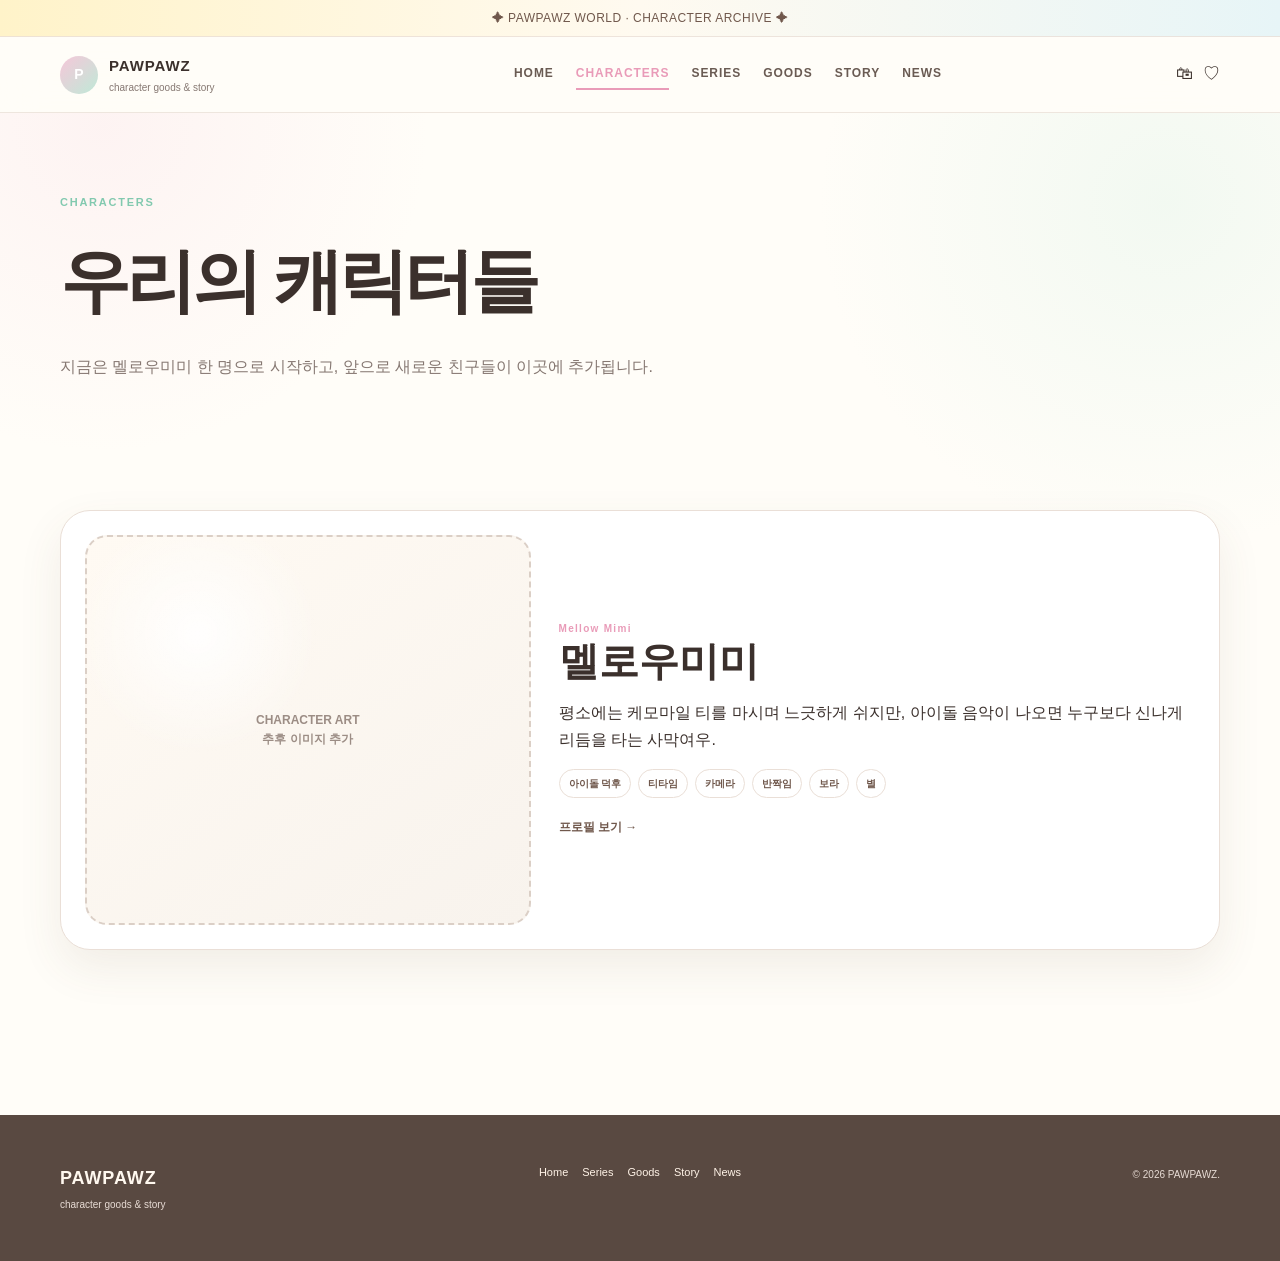
<file: characters.html>
<!DOCTYPE html>
<html lang="ko">
<head>
  <meta charset="UTF-8" />
  <meta name="viewport" content="width=device-width, initial-scale=1.0" />
  <meta name="description" content="PAWPAWZ 캐릭터 목록" />
  <title>PAWPAZ | CHARACTERS</title>
  <link rel="stylesheet" href="css/style.css" />
</head>
<body>
  <div class="announcement-bar">✦ PAWPAWZ WORLD · CHARACTER ARCHIVE ✦</div>
  <header class="site-header">
    <a class="brand" href="index.html"><span class="brand-mark">P</span><span><strong>PAWPAWZ</strong><small>character goods & story</small></span></a>
    <button class="menu-toggle" aria-label="메뉴 열기" aria-expanded="false" aria-controls="site-nav">☰</button>
    <nav class="site-nav" id="site-nav">
      <a href="index.html">HOME</a><a class="is-current" href="characters.html">CHARACTERS</a><a href="series.html">SERIES</a><a href="goods.html">GOODS</a><a href="story.html">STORY</a><a href="news.html">NEWS</a>
    </nav>
    <div class="header-actions"><a href="goods.html">🛍</a><a href="index.html#newsletter">♡</a></div>
  </header>

  <main>
    <section class="page-title page-shell">
      <p class="eyebrow">CHARACTERS</p>
      <h1>우리의 캐릭터들</h1>
      <p>지금은 멜로우미미 한 명으로 시작하고, 앞으로 새로운 친구들이 이곳에 추가됩니다.</p>
    </section>

    <section class="section page-shell">
      <div id="character-list" class="character-list"></div>
    </section>
  </main>
  <footer class="site-footer"><div class="page-shell footer-inner"><div><strong>PAWPAWZ</strong><p>character goods & story</p></div><nav class="footer-links"><a href="index.html">Home</a><a href="series.html">Series</a><a href="goods.html">Goods</a><a href="story.html">Story</a><a href="news.html">News</a></nav><p class="footer-note">© 2026 PAWPAWZ.</p></div></footer>
  <script src="js/script.js" defer></script>
</body>
</html>
</file>
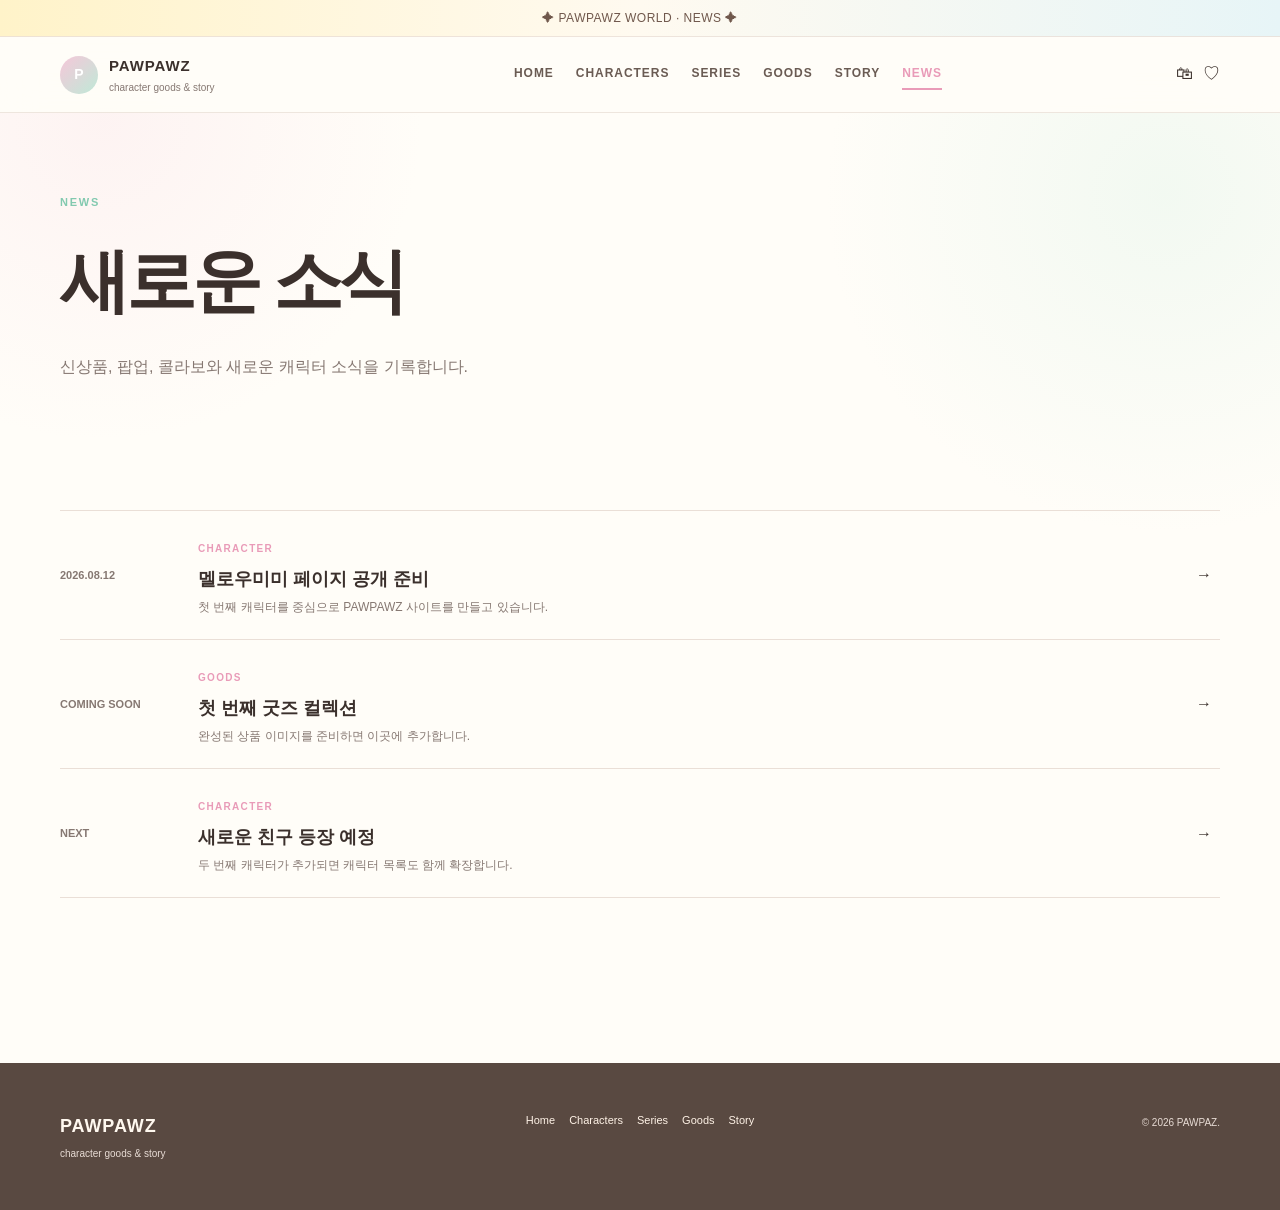
<file: news.html>
<!DOCTYPE html>
<html lang="ko">
<head>
  <meta charset="UTF-8" />
  <meta name="viewport" content="width=device-width, initial-scale=1.0" />
  <title>PAWPAZ | NEWS</title>
  <link rel="stylesheet" href="css/style.css" />
</head>
<body>
  <div class="announcement-bar">✦ PAWPAWZ WORLD · NEWS ✦</div>
  <header class="site-header">
    <a class="brand" href="index.html"><span class="brand-mark">P</span><span><strong>PAWPAWZ</strong><small>character goods & story</small></span></a>
    <button class="menu-toggle" aria-label="메뉴 열기" aria-expanded="false" aria-controls="site-nav">☰</button>
    <nav class="site-nav" id="site-nav"><a href="index.html">HOME</a><a href="characters.html">CHARACTERS</a><a href="series.html">SERIES</a><a href="goods.html">GOODS</a><a href="story.html">STORY</a><a class="is-current" href="news.html">NEWS</a></nav>
    <div class="header-actions"><a href="goods.html">🛍</a><a href="index.html#newsletter">♡</a></div>
  </header>
  <main>
    <section class="page-title page-shell"><p class="eyebrow">NEWS</p><h1>새로운 소식</h1><p>신상품, 팝업, 콜라보와 새로운 캐릭터 소식을 기록합니다.</p></section>
    <section class="section page-shell">
      <div class="news-list news-page-list">
        <a class="news-item" href="#"><time>2026.08.12</time><div><span class="mini-label">CHARACTER</span><h3>멜로우미미 페이지 공개 준비</h3><p>첫 번째 캐릭터를 중심으로 PAWPAWZ 사이트를 만들고 있습니다.</p></div><span>→</span></a>
        <a class="news-item" href="#"><time>COMING SOON</time><div><span class="mini-label">GOODS</span><h3>첫 번째 굿즈 컬렉션</h3><p>완성된 상품 이미지를 준비하면 이곳에 추가합니다.</p></div><span>→</span></a>
        <a class="news-item" href="#"><time>NEXT</time><div><span class="mini-label">CHARACTER</span><h3>새로운 친구 등장 예정</h3><p>두 번째 캐릭터가 추가되면 캐릭터 목록도 함께 확장합니다.</p></div><span>→</span></a>
      </div>
    </section>
  </main>
  <footer class="site-footer"><div class="page-shell footer-inner"><div><strong>PAWPAWZ</strong><p>character goods & story</p></div><nav class="footer-links"><a href="index.html">Home</a><a href="characters.html">Characters</a><a href="series.html">Series</a><a href="goods.html">Goods</a><a href="story.html">Story</a></nav><p class="footer-note">© 2026 PAWPAZ.</p></div></footer>
  <script src="js/script.js" defer></script>
</body>
</html>
</file>
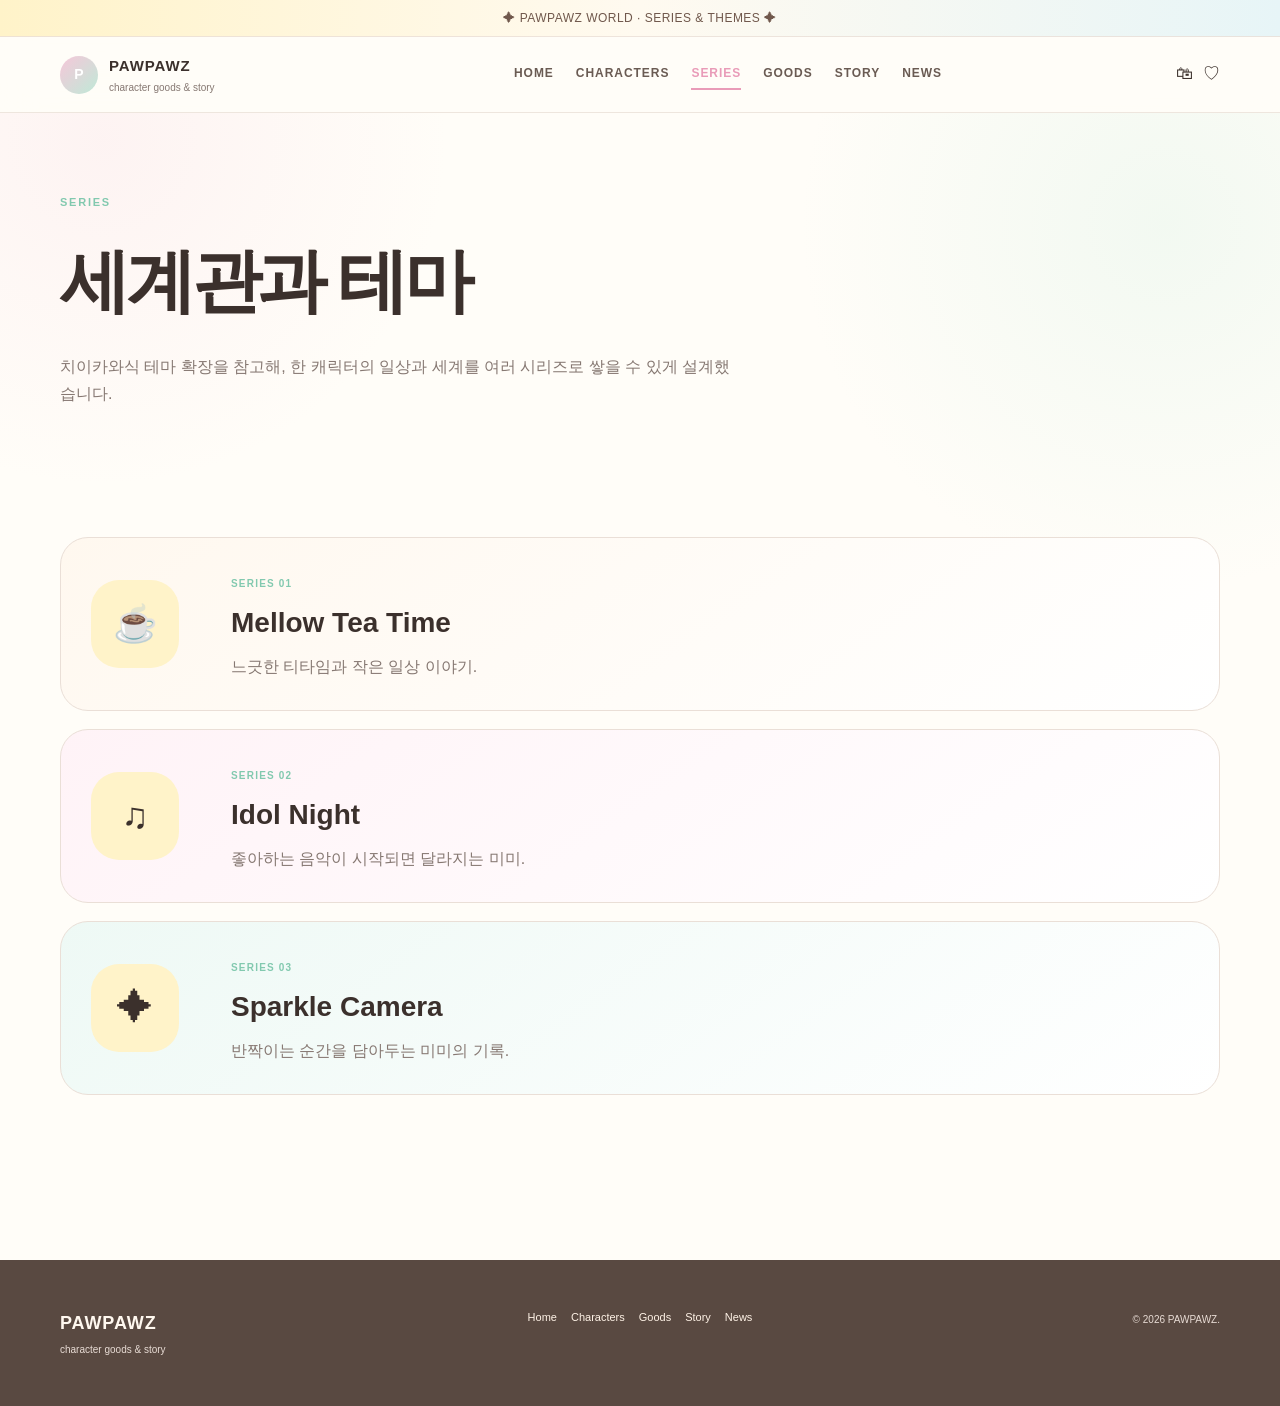
<file: series.html>
<!DOCTYPE html>
<html lang="ko">
<head>
  <meta charset="UTF-8" />
  <meta name="viewport" content="width=device-width, initial-scale=1.0" />
  <title>PAWPAZ | SERIES</title>
  <link rel="stylesheet" href="css/style.css" />
</head>
<body>
  <div class="announcement-bar">✦ PAWPAWZ WORLD · SERIES & THEMES ✦</div>
  <header class="site-header">
    <a class="brand" href="index.html"><span class="brand-mark">P</span><span><strong>PAWPAWZ</strong><small>character goods & story</small></span></a>
    <button class="menu-toggle" aria-label="메뉴 열기" aria-expanded="false" aria-controls="site-nav">☰</button>
    <nav class="site-nav" id="site-nav"><a href="index.html">HOME</a><a href="characters.html">CHARACTERS</a><a class="is-current" href="series.html">SERIES</a><a href="goods.html">GOODS</a><a href="story.html">STORY</a><a href="news.html">NEWS</a></nav>
    <div class="header-actions"><a href="goods.html">🛍</a><a href="index.html#newsletter">♡</a></div>
  </header>
  <main>
    <section class="page-title page-shell"><p class="eyebrow">SERIES</p><h1>세계관과 테마</h1><p>치이카와식 테마 확장을 참고해, 한 캐릭터의 일상과 세계를 여러 시리즈로 쌓을 수 있게 설계했습니다.</p></section>
    <section class="section page-shell"><div id="series-list" class="series-full-grid"></div></section>
  </main>
  <footer class="site-footer"><div class="page-shell footer-inner"><div><strong>PAWPAWZ</strong><p>character goods & story</p></div><nav class="footer-links"><a href="index.html">Home</a><a href="characters.html">Characters</a><a href="goods.html">Goods</a><a href="story.html">Story</a><a href="news.html">News</a></nav><p class="footer-note">© 2026 PAWPAWZ.</p></div></footer>
  <script src="js/script.js" defer></script>
</body>
</html>
</file>
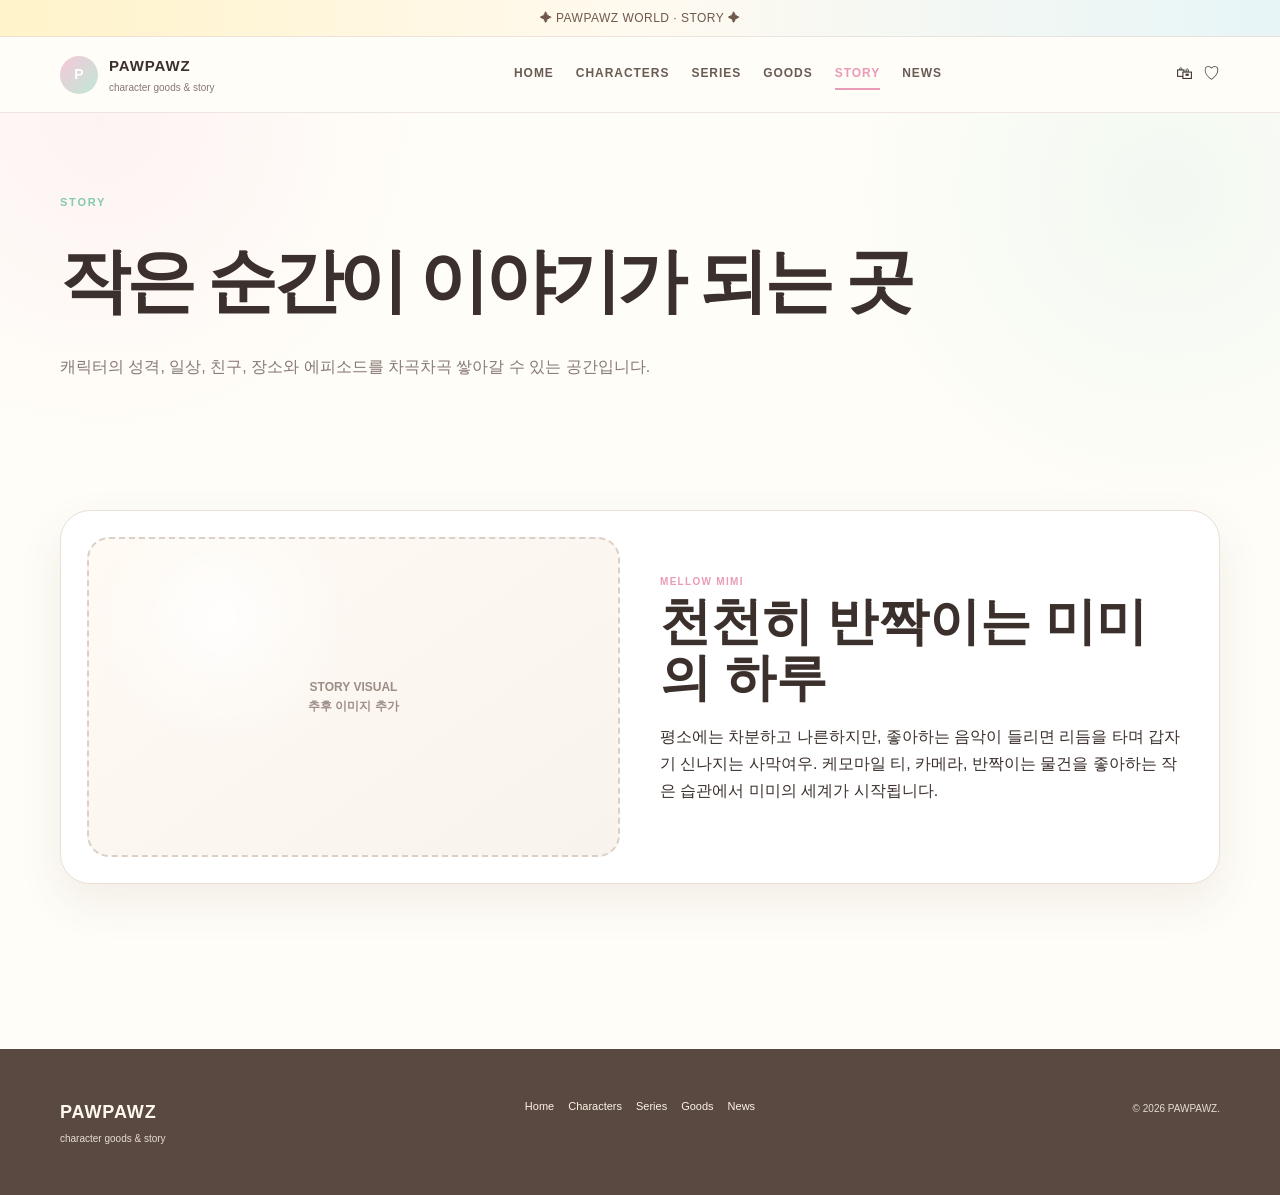
<file: story.html>
<!DOCTYPE html>
<html lang="ko">
<head>
  <meta charset="UTF-8" />
  <meta name="viewport" content="width=device-width, initial-scale=1.0" />
  <title>PAWPAWZ | STORY</title>
  <link rel="stylesheet" href="css/style.css" />
</head>
<body>
  <div class="announcement-bar">✦ PAWPAWZ WORLD · STORY ✦</div>
  <header class="site-header">
    <a class="brand" href="index.html"><span class="brand-mark">P</span><span><strong>PAWPAWZ</strong><small>character goods & story</small></span></a>
    <button class="menu-toggle" aria-label="메뉴 열기" aria-expanded="false" aria-controls="site-nav">☰</button>
    <nav class="site-nav" id="site-nav"><a href="index.html">HOME</a><a href="characters.html">CHARACTERS</a><a href="series.html">SERIES</a><a href="goods.html">GOODS</a><a class="is-current" href="story.html">STORY</a><a href="news.html">NEWS</a></nav>
    <div class="header-actions"><a href="goods.html">🛍</a><a href="index.html#newsletter">♡</a></div>
  </header>
  <main>
    <section class="page-title page-shell"><p class="eyebrow">STORY</p><h1>작은 순간이 이야기가 되는 곳</h1><p>캐릭터의 성격, 일상, 친구, 장소와 에피소드를 차곡차곡 쌓아갈 수 있는 공간입니다.</p></section>
    <section class="section page-shell">
      <div class="story-feature">
        <div class="art-placeholder wide"><span>STORY VISUAL<br />추후 이미지 추가</span></div>
        <div>
          <p class="mini-label">MELLOW MIMI</p>
          <h2>천천히 반짝이는 미미의 하루</h2>
          <p>평소에는 차분하고 나른하지만, 좋아하는 음악이 들리면 리듬을 타며 갑자기 신나지는 사막여우. 케모마일 티, 카메라, 반짝이는 물건을 좋아하는 작은 습관에서 미미의 세계가 시작됩니다.</p>
        </div>
      </div>
    </section>
  </main>
  <footer class="site-footer"><div class="page-shell footer-inner"><div><strong>PAWPAWZ</strong><p>character goods & story</p></div><nav class="footer-links"><a href="index.html">Home</a><a href="characters.html">Characters</a><a href="series.html">Series</a><a href="goods.html">Goods</a><a href="news.html">News</a></nav><p class="footer-note">© 2026 PAWPAWZ.</p></div></footer>
  <script src="js/script.js" defer></script>
</body>
</html>
</file>
<file: css/style.css>
:root {
  --bg: #fffdf8;
  --paper: #fff8ef;
  --surface: #ffffff;
  --mint: #bfe9d7;
  --mint-strong: #82c9af;
  --pink: #f6c7d9;
  --pink-strong: #e99bb8;
  --yellow: #ffe8a3;
  --yellow-soft: #fff3c9;
  --sky: #ccecf2;
  --blue-soft: #e7f5f7;
  --lavender: #ddd1ea;
  --lavender-soft: #f1ebf5;
  --brown: #70584c;
  --ink: #3b302c;
  --muted: #867872;
  --line: #eadfd7;
  --shadow: 0 18px 45px rgba(95, 73, 58, 0.09);
  --radius: 26px;
  --max: 1160px;
}

* { box-sizing: border-box; }
html { scroll-behavior: smooth; }
body {
  margin: 0;
  color: var(--ink);
  background:
    radial-gradient(circle at 8% 10%, rgba(246,199,217,.18), transparent 20%),
    radial-gradient(circle at 91% 16%, rgba(191,233,215,.20), transparent 22%),
    var(--bg);
  font-family: Pretendard, "Noto Sans KR", "Apple SD Gothic Neo", Arial, sans-serif;
  line-height: 1.7;
}
a { color: inherit; text-decoration: none; }
button, input { font: inherit; }

.page-shell { width: min(var(--max), calc(100% - 40px)); margin: 0 auto; }

.announcement-bar {
  padding: 8px 16px;
  text-align: center;
  color: var(--brown);
  background: linear-gradient(90deg, var(--yellow-soft), #fffaf0, var(--blue-soft));
  border-bottom: 1px solid rgba(234,223,215,.8);
  font-size: 12px;
  letter-spacing: .04em;
}

.site-header {
  position: sticky;
  top: 0;
  z-index: 40;
  display: flex;
  align-items: center;
  gap: 24px;
  padding: 16px max(20px, calc((100vw - var(--max)) / 2));
  background: rgba(255,253,248,.92);
  border-bottom: 1px solid rgba(234,223,215,.78);
  backdrop-filter: blur(16px);
}

.brand { display: inline-flex; align-items: center; gap: 11px; min-width: 220px; }
.brand-mark {
  display: grid; place-items: center; width: 38px; height: 38px;
  border-radius: 50%; background: linear-gradient(135deg, var(--pink), var(--mint));
  color: #fff; font-weight: 900; font-size: 14px;
}
.brand strong { display: block; font-size: 15px; letter-spacing: .06em; }
.brand small { display: block; color: var(--muted); font-size: 10px; }

.site-nav { display: flex; justify-content: center; gap: 22px; flex: 1; }
.site-nav a {
  padding: 4px 0;
  color: #6a5b53; font-size: 12px; font-weight: 800; letter-spacing: .08em;
  border-bottom: 2px solid transparent;
}
.site-nav a:hover, .site-nav a.is-current { border-color: var(--pink-strong); color: var(--pink-strong); }

.header-actions { display: flex; gap: 10px; font-size: 17px; }
.menu-toggle { display: none; margin-left: auto; border: 0; background: transparent; font-size: 22px; }

.button-row { display: flex; flex-wrap: wrap; gap: 10px; }
.button {
  display: inline-flex; align-items: center; justify-content: center; min-height: 46px; padding: 0 18px;
  border-radius: 999px; font-size: 12px; font-weight: 800; border: 1px solid transparent;
  transition: transform .2s ease, box-shadow .2s ease;
}
.button:hover { transform: translateY(-2px); }
.button-primary { background: var(--pink); color: #6b4656; box-shadow: 0 10px 24px rgba(233,155,184,.20); }
.button-soft { background: #fff; border-color: var(--line); color: var(--brown); }
.button.compact { min-height: 40px; padding: 0 15px; margin-top: 10px; }

.eyebrow { margin: 0 0 10px; color: var(--mint-strong); font-size: 11px; font-weight: 900; letter-spacing: .16em; }
.lead { max-width: 580px; color: var(--muted); font-size: 15px; }
.mini-label { margin: 0; color: var(--pink-strong); font-size: 10px; font-weight: 900; letter-spacing: .13em; }
.text-link { color: var(--brown); font-size: 12px; font-weight: 900; }

.home-hero {
  display: grid; grid-template-columns: 1fr 1fr; gap: 55px; align-items: center; min-height: 650px;
  padding-top: 65px; padding-bottom: 75px;
}
.home-hero h1 { margin: 0; font-size: clamp(44px, 6vw, 78px); line-height: 1.08; letter-spacing: -.06em; }
.home-hero h1 span { color: var(--pink-strong); }
.home-hero-card { padding: 12px; border-radius: 32px; background: linear-gradient(145deg, var(--yellow-soft), var(--blue-soft)); box-shadow: var(--shadow); }

.art-placeholder {
  min-height: 280px; display: grid; place-items: center; padding: 20px; text-align: center;
  border: 2px dashed #dbcfc6; border-radius: 22px; color: #9c8d85;
  background:
    radial-gradient(circle at 25% 25%, rgba(255,255,255,.9), transparent 27%),
    linear-gradient(145deg, #fffaf3, #f8f3ed);
}
.art-placeholder span { font-size: 12px; font-weight: 800; line-height: 1.6; }
.art-placeholder.large { min-height: 510px; }
.art-placeholder.portrait { min-height: 410px; }
.art-placeholder.wide { min-height: 320px; }
.large-detail { min-height: 560px; }

.section { padding-top: 85px; padding-bottom: 85px; }
.section-paper { background: linear-gradient(180deg, rgba(255,248,239,.86), rgba(255,253,248,.6)); border-top: 1px solid rgba(234,223,215,.75); border-bottom: 1px solid rgba(234,223,215,.75); }

.section-heading {
  display: flex; align-items: end; justify-content: space-between; gap: 28px; margin-bottom: 28px;
}
.section-heading h2 { margin: 0; font-size: clamp(30px, 4vw, 50px); line-height: 1.12; letter-spacing: -.05em; }

.featured-character {
  display: grid; grid-template-columns: .95fr 1.05fr; gap: 36px; align-items: center;
  padding: 24px; border: 1px solid var(--line); border-radius: 30px; background: #fff; box-shadow: var(--shadow);
}
.featured-character h3 { margin: 4px 0 12px; font-size: 42px; line-height: 1.1; }
.featured-copy > p:not(.mini-label) { max-width: 560px; color: var(--muted); }

.tag-row { display: flex; flex-wrap: wrap; gap: 7px; margin: 14px 0; }
.tag-row span {
  padding: 5px 9px; border-radius: 999px; color: var(--brown);
  background: #fff; border: 1px solid var(--line); font-size: 10px; font-weight: 800;
}

.card-grid.three { display: grid; grid-template-columns: repeat(3, 1fr); gap: 16px; }
.simple-card {
  position: relative; overflow: hidden; padding: 24px; min-height: 260px; border-radius: 24px; background: #fff;
  border: 1px solid var(--line); box-shadow: 0 12px 28px rgba(95,73,58,.05);
}
.simple-card:nth-child(1) { background: linear-gradient(145deg, #fff8ef, #fff); }
.simple-card:nth-child(2) { background: linear-gradient(145deg, #fff3f7, #fff); }
.simple-card:nth-child(3) { background: linear-gradient(145deg, #eef9f5, #fff); }
.card-icon { position: absolute; top: 18px; right: 20px; font-size: 30px; }
.card-number { color: var(--mint-strong); font-size: 10px; font-weight: 900; letter-spacing: .12em; }
.simple-card h3 { margin: 46px 0 8px; font-size: 23px; }
.simple-card p { margin: 0; color: var(--muted); font-size: 13px; }

.news-list { border-top: 1px solid var(--line); }
.news-item {
  display: grid; grid-template-columns: 120px 1fr 24px; gap: 18px; align-items: center;
  padding: 22px 0; border-bottom: 1px solid var(--line);
}
.news-item time { color: var(--muted); font-size: 11px; font-weight: 800; }
.news-item h3 { margin: 4px 0 2px; font-size: 18px; }
.news-item p { margin: 0; color: var(--muted); font-size: 12px; }

.newsletter {
  display: grid; grid-template-columns: 1fr .85fr; gap: 30px; align-items: center;
  padding: 42px; border-radius: 30px; background: linear-gradient(135deg, #fff3e5, #eaf8f1, #fff7fb);
}
.newsletter h2 { margin: 0; font-size: clamp(28px, 4vw, 44px); line-height: 1.15; }
.newsletter p:not(.eyebrow):not(.form-message) { margin-bottom: 0; color: var(--muted); font-size: 13px; }
.newsletter-form { display: grid; grid-template-columns: 1fr auto; gap: 8px; }
.newsletter-form input { height: 46px; border: 1px solid var(--line); border-radius: 999px; padding: 0 14px; outline: 0; }
.newsletter-form input:focus { border-color: var(--mint-strong); box-shadow: 0 0 0 4px rgba(130,201,175,.12); }
.form-message { grid-column: 1 / -1; margin: 0; color: var(--brown); font-size: 10px; }

.page-title { padding-top: 80px; padding-bottom: 45px; }
.page-title h1 { margin: 0 0 12px; font-size: clamp(42px, 6vw, 70px); letter-spacing: -.06em; }
.page-title p:not(.eyebrow) { max-width: 680px; margin: 0; color: var(--muted); }

.character-list { display: grid; gap: 18px; }
.character-list-card {
  display: grid; grid-template-columns: .7fr 1fr; gap: 28px; align-items: center; padding: 24px;
  border: 1px solid var(--line); border-radius: 30px; background: #fff; box-shadow: var(--shadow);
}
.character-list-card h2 { margin: 2px 0 10px; font-size: 40px; line-height: 1.1; }
.character-list-card > .art-placeholder { min-height: 390px; }

.series-full-grid { display: grid; gap: 18px; }
.series-full-card {
  display: grid; grid-template-columns: 120px 1fr; gap: 20px; align-items: center;
  padding: 30px; border: 1px solid var(--line); border-radius: 28px; background: #fff;
}
.series-full-card:nth-child(1) { background: linear-gradient(145deg, #fff8ef, #fff); }
.series-full-card:nth-child(2) { background: linear-gradient(145deg, #fff3f7, #fff); }
.series-full-card:nth-child(3) { background: linear-gradient(145deg, #eef9f5, #fff); }
.series-icon-big { display: grid; place-items: center; width: 88px; height: 88px; border-radius: 28px; background: var(--yellow-soft); font-size: 36px; }
.series-full-card h2 { margin: 4px 0 6px; font-size: 28px; }
.series-full-card p { margin: 0; color: var(--muted); }

.goods-page-grid { display: grid; grid-template-columns: repeat(4, 1fr); gap: 16px; }
.goods-page-card { overflow: hidden; border: 1px solid var(--line); border-radius: 22px; background: #fff; }
.goods-page-card .art-placeholder { min-height: 280px; border: 0; border-radius: 0; }
.goods-page-copy { padding: 15px; }
.goods-page-copy h3 { margin: 5px 0; }
.goods-page-copy p { margin: 0; color: var(--muted); font-size: 12px; }

.story-feature {
  display: grid; grid-template-columns: 1fr 1fr; gap: 40px; align-items: center;
  padding: 26px; border: 1px solid var(--line); border-radius: 30px; background: #fff; box-shadow: var(--shadow);
}
.story-feature h2 { margin: 4px 0 15px; font-size: clamp(32px, 4vw, 52px); line-height: 1.1; }

.detail-hero {
  display: grid; grid-template-columns: .85fr 1.15fr; gap: 55px; align-items: center;
  padding-top: 70px; padding-bottom: 70px;
}
.detail-hero h1 { margin: 0; font-size: clamp(50px, 7vw, 90px); line-height: 1; letter-spacing: -.07em; }
.detail-lead { max-width: 560px; color: var(--muted); font-size: 16px; }
.detail-specs { display: grid; grid-template-columns: repeat(3, 1fr); gap: 10px; margin-top: 20px; }
.detail-specs div { padding: 13px; border: 1px solid var(--line); border-radius: 18px; background: #fff; }
.detail-specs span, .detail-specs strong { display: block; }
.detail-specs span { color: var(--muted); font-size: 10px; }
.detail-specs strong { margin-top: 3px; font-size: 13px; }

.info-grid { display: grid; grid-template-columns: repeat(3, 1fr); gap: 16px; }
.info-card { padding: 24px; border: 1px solid var(--line); border-radius: 24px; background: #fff; }
.info-card > span { font-size: 28px; }
.info-card h3 { margin: 18px 0 6px; }
.info-card p { margin: 0; color: var(--muted); font-size: 13px; }

.site-footer { margin-top: 80px; padding: 48px 0; background: #594941; color: #fff8ef; }
.footer-inner { display: grid; grid-template-columns: 1fr auto 1fr; gap: 30px; align-items: start; }
.footer-inner strong { font-size: 18px; letter-spacing: .05em; }
.footer-inner p { margin: 3px 0 0; color: #e8dcd5; font-size: 10px; }
.footer-links { display: flex; flex-wrap: wrap; justify-content: center; gap: 14px; }
.footer-links a { color: #fff3e7; font-size: 11px; }
.footer-note { text-align: right; }

@media (max-width: 980px) {
  .site-header { flex-wrap: wrap; }
  .brand { min-width: auto; }
  .menu-toggle { display: block; }
  .site-nav { display: none; width: 100%; flex-direction: column; gap: 12px; padding-top: 8px; }
  .site-nav.is-open { display: flex; }
  .home-hero, .featured-character, .character-list-card, .story-feature, .detail-hero, .newsletter { grid-template-columns: 1fr; }
  .home-hero-card { order: -1; }
  .card-grid.three, .info-grid { grid-template-columns: 1fr; }
  .goods-page-grid { grid-template-columns: repeat(2, 1fr); }
  .footer-inner { grid-template-columns: 1fr; }
  .footer-note { text-align: left; }
  .footer-links { justify-content: flex-start; }
}

@media (max-width: 640px) {
  .page-shell { width: min(var(--max), calc(100% - 28px)); }
  .site-header { padding: 14px; }
  .home-hero { min-height: auto; gap: 28px; padding-top: 40px; }
  .home-hero h1 { font-size: 48px; }
  .section { padding-top: 62px; padding-bottom: 62px; }
  .section-heading { align-items: flex-start; flex-direction: column; gap: 10px; }
  .newsletter { padding: 26px 20px; }
  .newsletter-form { grid-template-columns: 1fr; }
  .goods-page-grid { grid-template-columns: 1fr; }
  .news-item { grid-template-columns: 1fr 20px; }
  .news-item time { display: none; }
  .detail-specs { grid-template-columns: 1fr; }
}

.goods-image-wrap { aspect-ratio: 1 / 1; overflow: hidden; background: linear-gradient(145deg, #f7eff9, #fff8ef); }
.goods-image-wrap img { display: block; width: 100%; height: 100%; object-fit: cover; }
.goods-page-card { transition: transform .2s ease, box-shadow .2s ease; }
.goods-page-card:hover { transform: translateY(-4px); box-shadow: 0 15px 34px rgba(95,73,58,.10); }
@media (min-width: 981px) { .goods-page-grid { grid-template-columns: repeat(5, minmax(0, 1fr)); } }
@media (max-width: 980px) { .goods-page-grid { grid-template-columns: repeat(2, minmax(0, 1fr)); } }
@media (max-width: 640px) { .goods-page-grid { grid-template-columns: 1fr; } }

.goods-card-link { display: block; }
.goods-image-wrap { position: relative; aspect-ratio: 1 / 1; overflow: hidden; background: linear-gradient(145deg, #f7eff9, #fff8ef); }
.goods-image-wrap img { width: 100%; height: 100%; object-fit: cover; display: block; transition: transform .25s ease; }
.goods-card-link:hover .goods-image-wrap img { transform: scale(1.03); }
.goods-badge { position: absolute; top: 10px; left: 10px; padding: 5px 8px; border-radius: 999px; background: rgba(255,253,248,.92); border: 1px solid rgba(234,223,215,.9); color: var(--brown); font-size: 9px; font-weight: 900; }
.buy-button { width: calc(100% - 28px); min-height: 42px; margin: 0 14px 14px; border: 1px solid var(--pink-strong); border-radius: 999px; background: #fff6fa; color: #7b4b5c; font-size: 12px; font-weight: 900; transition: .2s ease; }
.buy-button:hover { background: var(--pink); border-color: var(--pink); transform: translateY(-1px); }
.home-goods-grid { grid-template-columns: repeat(5, minmax(0,1fr)); }
body.modal-open { overflow: hidden; }
.purchase-modal { position: fixed; inset: 0; z-index: 100; display: none; align-items: center; justify-content: center; padding: 20px; }
.purchase-modal.is-open { display: flex; }
.purchase-backdrop { position: absolute; inset: 0; background: rgba(59,48,44,.34); backdrop-filter: blur(4px); }
.purchase-dialog { position: relative; z-index: 1; width: min(720px,100%); display: grid; grid-template-columns: .85fr 1.15fr; gap: 24px; padding: 24px; border-radius: 28px; background: #fffdf8; box-shadow: 0 30px 80px rgba(59,48,44,.22); }
.modal-close { position: absolute; top: 12px; right: 14px; z-index: 2; width: 36px; height: 36px; border: 0; border-radius: 50%; background: rgba(255,255,255,.9); color: var(--brown); font-size: 24px; }
.purchase-dialog-image { overflow: hidden; border-radius: 22px; background: var(--lavender-soft); }
.purchase-dialog-image img { width: 100%; height: 100%; object-fit: cover; }
.purchase-dialog-copy { display: flex; flex-direction: column; justify-content: center; padding: 10px; }
.purchase-dialog-copy h2 { margin: 6px 0 10px; font-size: 30px; line-height: 1.15; }
.purchase-dialog-copy p { color: var(--muted); font-size: 13px; }
.goods-status { display: inline-flex; width: fit-content; padding: 5px 9px; border-radius: 999px; background: var(--yellow-soft); color: var(--brown); font-size: 10px; font-weight: 900; }
.purchase-confirm { margin-top: 12px; }
@media (max-width:980px) { .home-goods-grid { grid-template-columns: repeat(2,minmax(0,1fr)); } .purchase-dialog { grid-template-columns: 1fr; max-height: 92vh; overflow: auto; } }
@media (max-width:640px) { .home-goods-grid { grid-template-columns: 1fr; } .purchase-dialog { padding: 16px; } }

/* Latest visual updates */
.main-visual-image {
  overflow: hidden;
  border-radius: 28px;
  background: #f4edf7;
  box-shadow: var(--shadow);
}
.main-visual-image img {
  display: block;
  width: 100%;
  aspect-ratio: 3 / 2;
  object-fit: cover;
}

/* Three-column "small habits" layout */
.habits-section {
  padding-top: 42px;
}
.habit-grid {
  display: grid;
  grid-template-columns: repeat(3, minmax(0, 1fr));
  gap: 16px;
}
.habit-card {
  overflow: hidden;
  border: 1px solid var(--line);
  border-radius: 26px;
  background: #fff;
  box-shadow: 0 12px 28px rgba(95, 73, 58, .06);
}
.habit-image {
  aspect-ratio: 3 / 2;
  overflow: hidden;
  background: linear-gradient(145deg, #fff6ef, #f3edf7);
}
.habit-image img {
  display: block;
  width: 100%;
  height: 100%;
  object-fit: cover;
}
.habit-placeholder {
  min-height: 100%;
  border: 0;
  border-radius: 0;
}
.habit-copy {
  padding: 20px 20px 24px;
}
.habit-copy h3 {
  margin: 7px 0 7px;
  font-size: 21px;
  line-height: 1.25;
}
.habit-copy p {
  margin: 0;
  color: var(--muted);
  font-size: 12px;
}

/* Keep ABOUT MIMI visually closer to the hero */
.detail-hero {
  padding-bottom: 28px;
}
.detail-hero + .section {
  padding-top: 32px;
}

@media (max-width: 980px) {
  .habit-grid {
    grid-template-columns: 1fr;
  }
}

.character-main-image {
  overflow: hidden;
  min-height: 560px;
  border-radius: 30px;
  background: linear-gradient(145deg, #f7eff9, #fff8ef);
  box-shadow: var(--shadow);
}
.character-main-image img {
  display: block;
  width: 100%;
  height: 100%;
  min-height: 560px;
  object-fit: cover;
}
@media (max-width: 980px) {
  .character-main-image,
  .character-main-image img {
    min-height: 420px;
  }
}
@media (max-width: 640px) {
  .character-main-image,
  .character-main-image img {
    min-height: 320px;
  }
}

/* Product card readability + consistent alignment */
.goods-page-card {
  display: flex;
  flex-direction: column;
}

.goods-page-copy {
  min-height: 114px;
  display: flex;
  flex-direction: column;
}

.goods-page-copy h3 {
  min-height: 48px;
  margin: 6px 0 6px;
  line-height: 1.45;
  word-break: keep-all;
  overflow-wrap: normal;
  letter-spacing: -0.03em;
}

.goods-page-copy p {
  min-height: 38px;
  line-height: 1.55;
  word-break: keep-all;
}

.buy-button {
  margin-top: auto;
}

/* Mellow Mimi main image: use the complete landscape image without cropping */
.character-main-image {
  overflow: hidden;
  min-height: 0;
  aspect-ratio: 3 / 2;
  border-radius: 30px;
  background: #f7eff9;
  box-shadow: var(--shadow);
}

.character-main-image img {
  display: block;
  width: 100%;
  height: auto;
  min-height: 0;
  aspect-ratio: 3 / 2;
  object-fit: contain;
  object-position: center;
}

@media (max-width: 980px) {
  .character-main-image {
    aspect-ratio: 3 / 2;
  }
  .character-main-image img {
    aspect-ratio: 3 / 2;
  }
}

@media (max-width: 640px) {
  .goods-page-copy {
    min-height: 0;
  }

  .goods-page-copy h3 {
    min-height: 44px;
    font-size: 15px;
  }

  .goods-page-copy p {
    min-height: 0;
  }

  .character-main-image,
  .character-main-image img {
    aspect-ratio: 3 / 2;
  }
}
</file>
